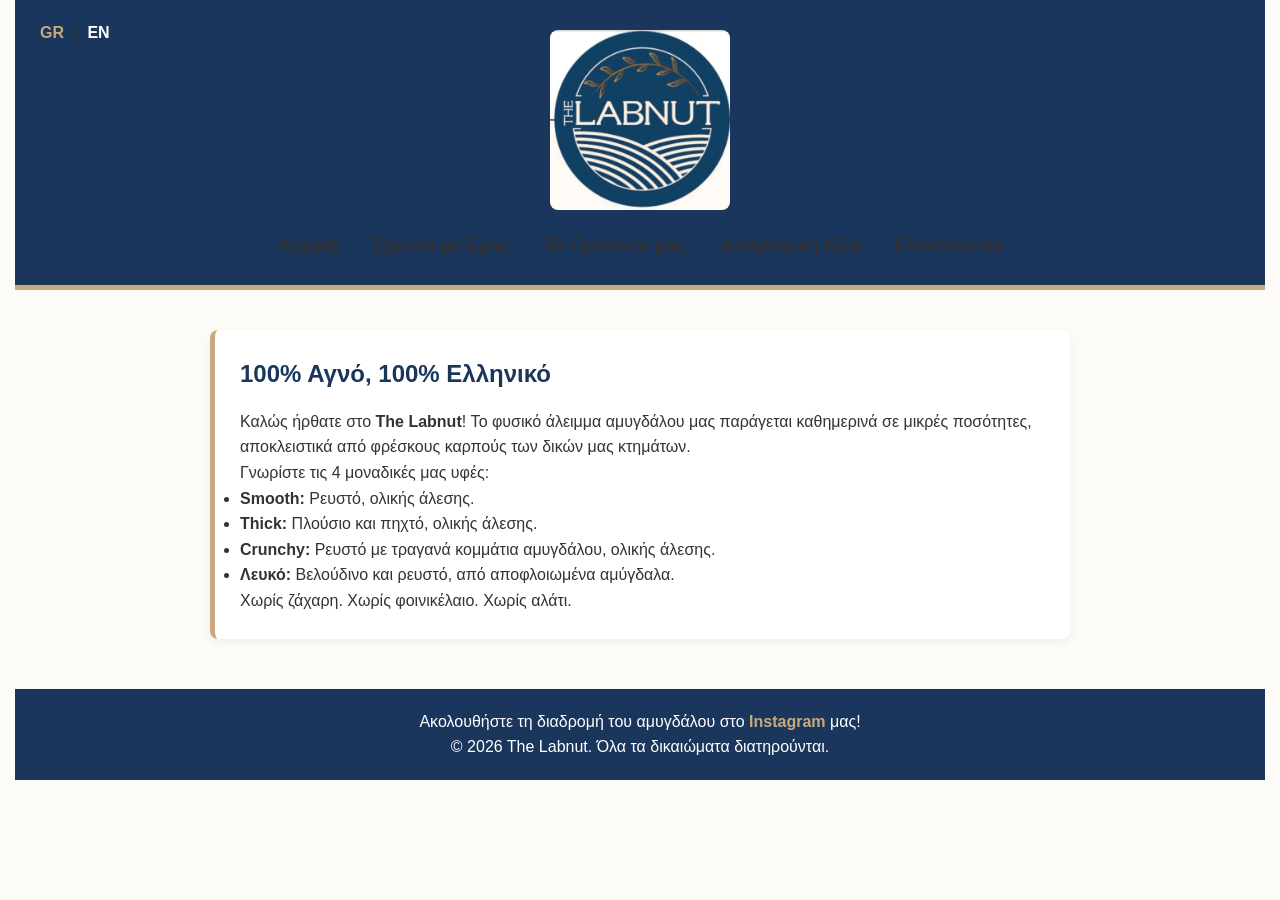
<file: index.html>
<!DOCTYPE html>
<html lang="el">
<head>
    <meta charset="UTF-8">
    <meta name="viewport" content="width=device-width, initial-scale=1.0">
    <title>The Labnut | Φυσικό Άλειμμα Αμυγδάλου</title>
    <link rel="stylesheet" href="style.css">
</head>
<body>

    <header>
        <div class="lang-switch">
            <a href="index.html" class="active">GR</a> | 
            <a href="index_en.html">EN</a>
        </div>

        <img src="Screenshot_20260611-113737_Instagram.png" alt="Λογότυπο The Labnut" width="180">
        
        <nav>
            <ul>
                <li><a href="index.html">Αρχική</a></li>
                <li><a href="about.html">Σχετικά με Εμάς</a></li>
                <li><a href="products.html">Τα Προϊόντα μας</a></li>
                <li><a href="nutrition.html">Διατροφική Αξία</a></li>
                <li><a href="contact.html">Επικοινωνία</a></li>
            </ul>
        </nav>
    </header>

    <main>
        <section>
            <h2>100% Αγνό, 100% Ελληνικό</h2>
            <p>Καλώς ήρθατε στο <strong>The Labnut</strong>! Το φυσικό άλειμμα αμυγδάλου μας παράγεται καθημερινά σε μικρές ποσότητες, αποκλειστικά από φρέσκους καρπούς των δικών μας κτημάτων.</p>
            <p>Γνωρίστε τις 4 μοναδικές μας υφές:</p>
            <ul>
                <li><strong>Smooth:</strong> Ρευστό, ολικής άλεσης.</li>
                <li><strong>Thick:</strong> Πλούσιο και πηχτό, ολικής άλεσης.</li>
                <li><strong>Crunchy:</strong> Ρευστό με τραγανά κομμάτια αμυγδάλου, ολικής άλεσης.</li>
                <li><strong>Λευκό:</strong> Βελούδινο και ρευστό, από αποφλοιωμένα αμύγδαλα.</li>
            </ul>
            <p>Χωρίς ζάχαρη. Χωρίς φοινικέλαιο. Χωρίς αλάτι.</p>
        </section>
    </main>

    <footer>
        <p>Ακολουθήστε τη διαδρομή του αμυγδάλου στο <a href="https://www.instagram.com/the_labnut/" target="_blank">Instagram</a> μας!</p>
        <p>&copy; 2026 The Labnut. Όλα τα δικαιώματα διατηρούνται.</p>
    </footer>

</body>
</html>
</file>
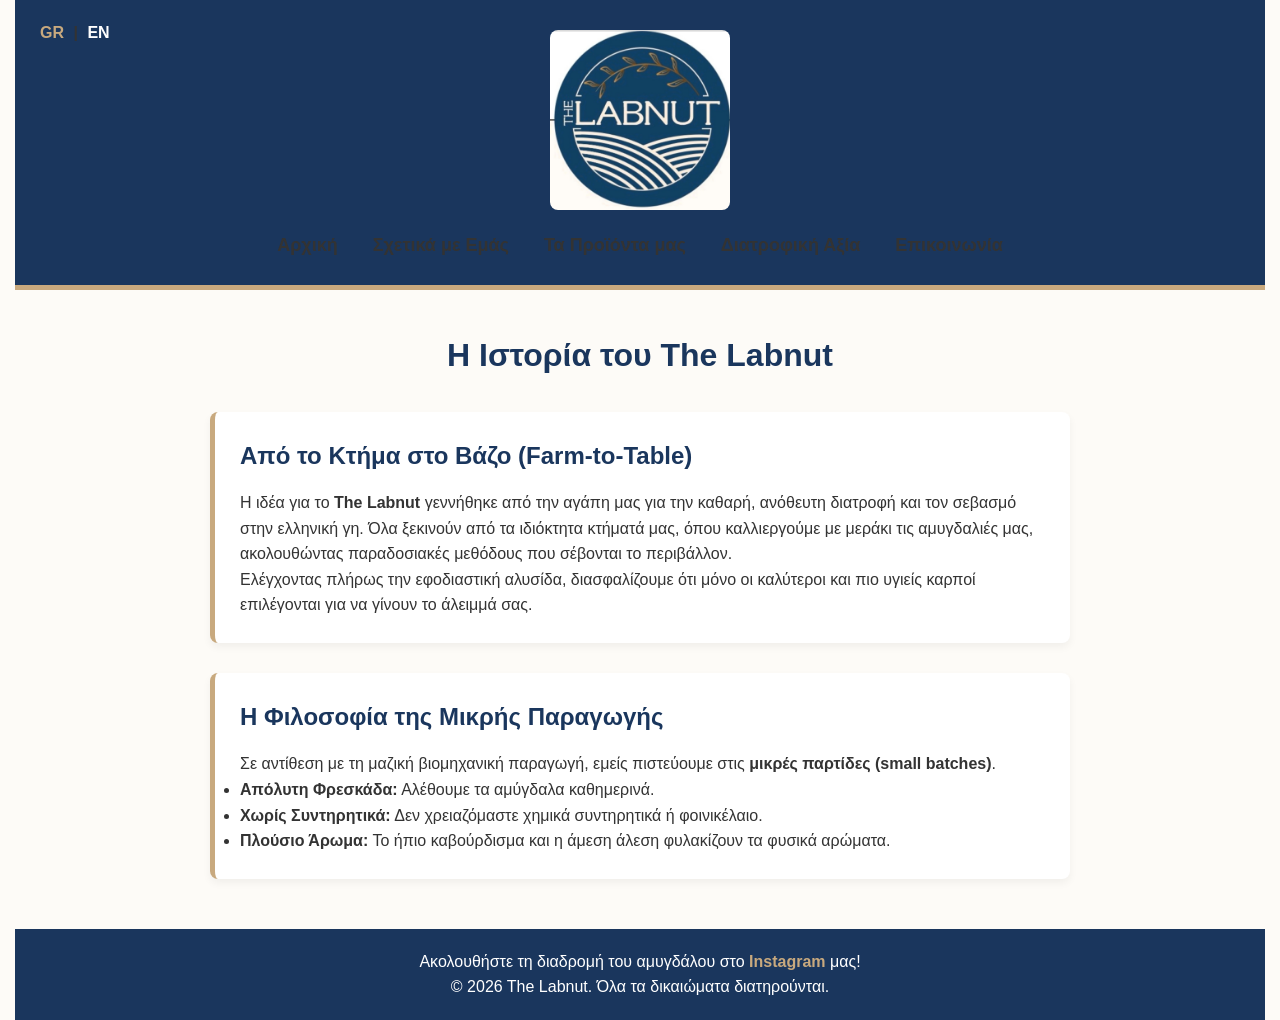
<file: about.html>
<!DOCTYPE html>
<html lang="el">
<head>
    <meta charset="UTF-8">
    <meta name="viewport" content="width=device-width, initial-scale=1.0">
    <title>Σχετικά με Εμάς | The Labnut</title>
    <link rel="stylesheet" href="style.css">
</head>
<body>

    <header>
        <div class="lang-switch">
            <a href="about.html" class="active">GR</a> | 
            <a href="about_en.html">EN</a>
        </div>

        <img src="Screenshot_20260611-113737_Instagram.png" alt="Λογότυπο The Labnut" width="180">
        <nav>
            <ul>
                <li><a href="index.html">Αρχική</a></li>
                <li><a href="about.html">Σχετικά με Εμάς</a></li>
                <li><a href="products.html">Τα Προϊόντα μας</a></li>
                <li><a href="nutrition.html">Διατροφική Αξία</a></li>
                <li><a href="contact.html">Επικοινωνία</a></li>
            </ul>
        </nav>
    </header>

    <main>
        <h1>Η Ιστορία του The Labnut</h1>
        <section>
            <h2>Από το Κτήμα στο Βάζο (Farm-to-Table)</h2>
            <p>Η ιδέα για το <strong>The Labnut</strong> γεννήθηκε από την αγάπη μας για την καθαρή, ανόθευτη διατροφή και τον σεβασμό στην ελληνική γη. Όλα ξεκινούν από τα ιδιόκτητα κτήματά μας, όπου καλλιεργούμε με μεράκι τις αμυγδαλιές μας, ακολουθώντας παραδοσιακές μεθόδους που σέβονται το περιβάλλον.</p>
            <p>Ελέγχοντας πλήρως την εφοδιαστική αλυσίδα, διασφαλίζουμε ότι μόνο οι καλύτεροι και πιο υγιείς καρποί επιλέγονται για να γίνουν το άλειμμά σας.</p>
        </section>
        <section>
            <h2>Η Φιλοσοφία της Μικρής Παραγωγής</h2>
            <p>Σε αντίθεση με τη μαζική βιομηχανική παραγωγή, εμείς πιστεύουμε στις <strong>μικρές παρτίδες (small batches)</strong>.</p>
            <ul>
                <li><strong>Απόλυτη Φρεσκάδα:</strong> Αλέθουμε τα αμύγδαλα καθημερινά.</li>
                <li><strong>Χωρίς Συντηρητικά:</strong> Δεν χρειαζόμαστε χημικά συντηρητικά ή φοινικέλαιο.</li>
                <li><strong>Πλούσιο Άρωμα:</strong> Το ήπιο καβούρδισμα και η άμεση άλεση φυλακίζουν τα φυσικά αρώματα.</li>
            </ul>
        </section>
    </main>

    <footer>
        <p>Ακολουθήστε τη διαδρομή του αμυγδάλου στο <a href="https://www.instagram.com/the_labnut/" target="_blank">Instagram</a> μας!</p>
        <p>&copy; 2026 The Labnut. Όλα τα δικαιώματα διατηρούνται.</p>
    </footer>

</body>
</html>
</file>
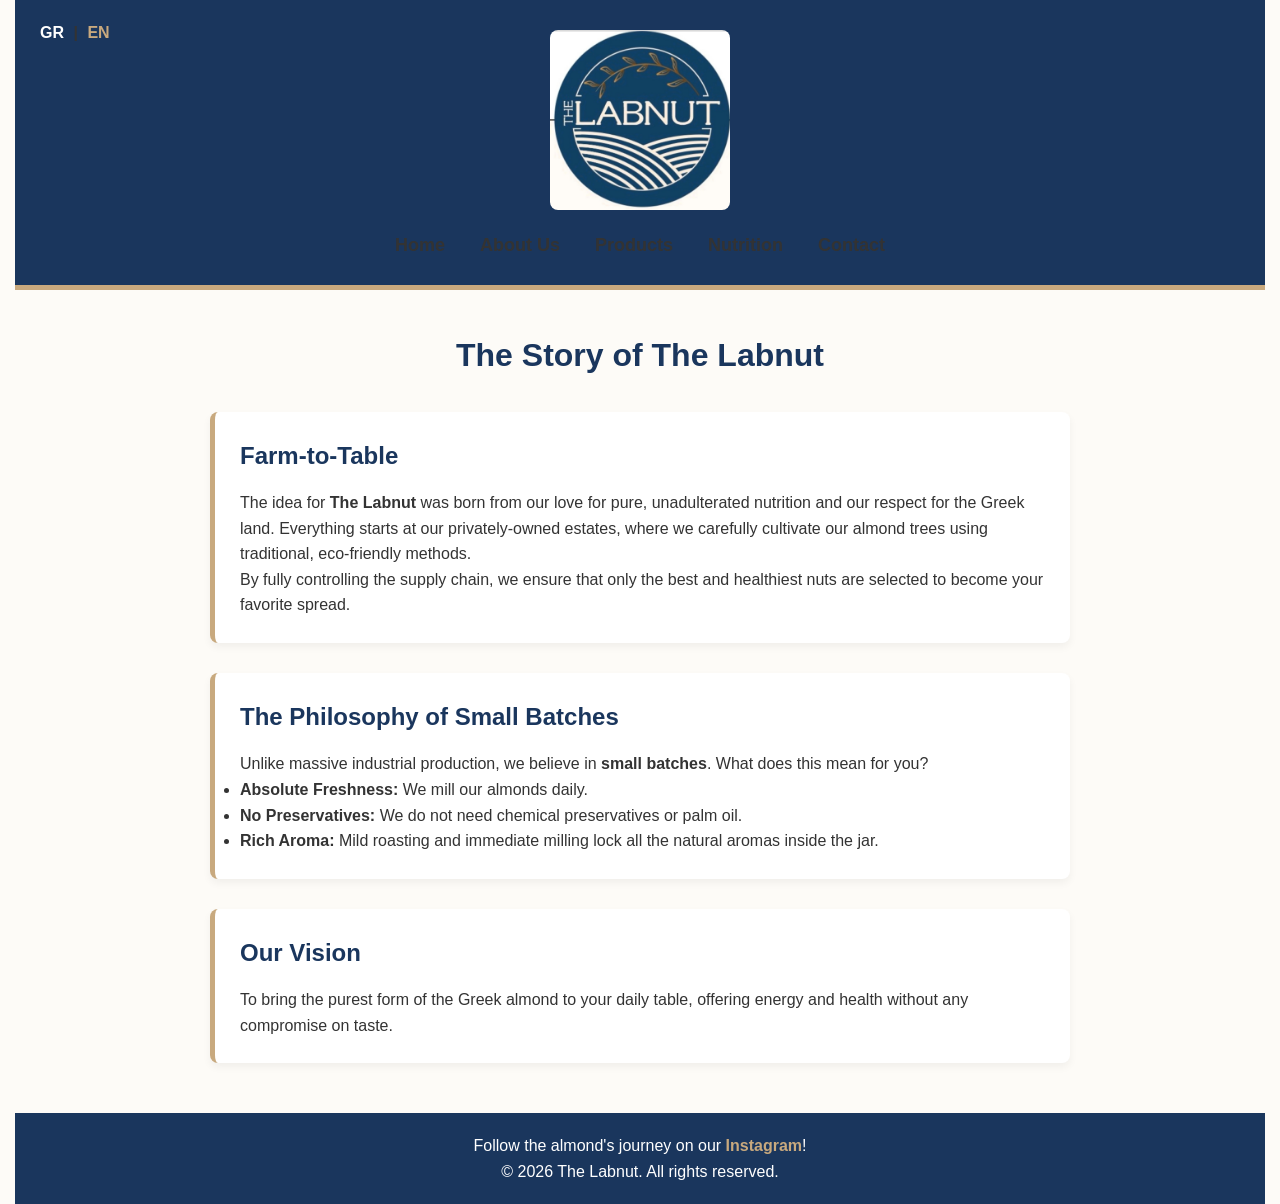
<file: about_en.html>
<!DOCTYPE html>
<html lang="en">
<head>
    <meta charset="UTF-8">
    <meta name="viewport" content="width=device-width, initial-scale=1.0">
    <title>About Us | The Labnut</title>
    <link rel="stylesheet" href="style.css">
</head>
<body>

    <header>
        <div class="lang-switch">
            <a href="about.html">GR</a> | 
            <a href="about_en.html" class="active">EN</a>
        </div>

        <img src="Screenshot_20260611-113737_Instagram.png" alt="The Labnut Logo" width="180">
        <nav>
            <ul>
                <li><a href="index_en.html">Home</a></li>
                <li><a href="about_en.html">About Us</a></li>
                <li><a href="products_en.html">Products</a></li>
                <li><a href="nutrition_en.html">Nutrition</a></li>
                <li><a href="contact_en.html">Contact</a></li>
            </ul>
        </nav>
    </header>

    <main>
        <h1>The Story of The Labnut</h1>
        
        <section>
            <h2>Farm-to-Table</h2>
            <p>The idea for <strong>The Labnut</strong> was born from our love for pure, unadulterated nutrition and our respect for the Greek land. Everything starts at our privately-owned estates, where we carefully cultivate our almond trees using traditional, eco-friendly methods.</p>
            <p>By fully controlling the supply chain, we ensure that only the best and healthiest nuts are selected to become your favorite spread.</p>
        </section>

        <section>
            <h2>The Philosophy of Small Batches</h2>
            <p>Unlike massive industrial production, we believe in <strong>small batches</strong>. What does this mean for you?</p>
            <ul>
                <li><strong>Absolute Freshness:</strong> We mill our almonds daily.</li>
                <li><strong>No Preservatives:</strong> We do not need chemical preservatives or palm oil.</li>
                <li><strong>Rich Aroma:</strong> Mild roasting and immediate milling lock all the natural aromas inside the jar.</li>
            </ul>
        </section>
        
        <section>
            <h2>Our Vision</h2>
            <p>To bring the purest form of the Greek almond to your daily table, offering energy and health without any compromise on taste.</p>
        </section>
    </main>

    <footer>
        <p>Follow the almond's journey on our <a href="https://www.instagram.com/the_labnut/" target="_blank">Instagram</a>!</p>
        <p>&copy; 2026 The Labnut. All rights reserved.</p>
    </footer>

</body>
</html>
</file>
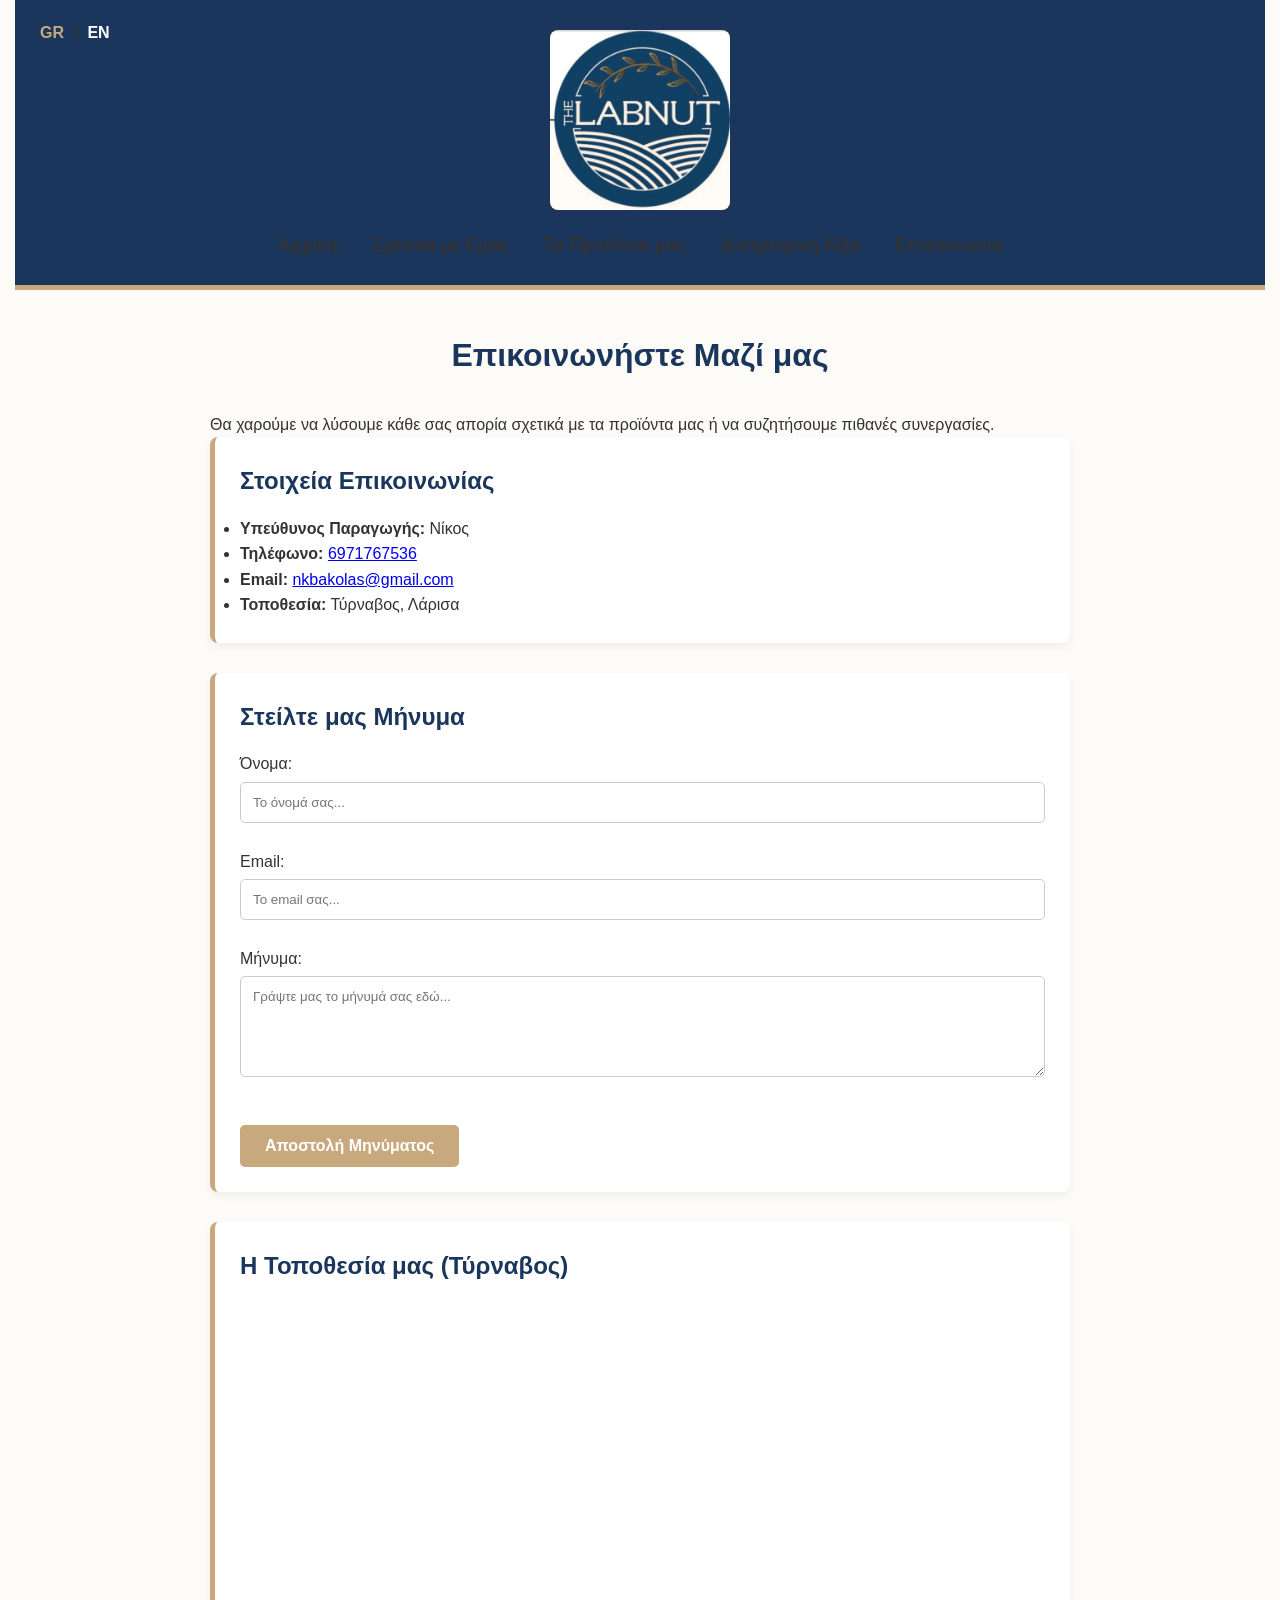
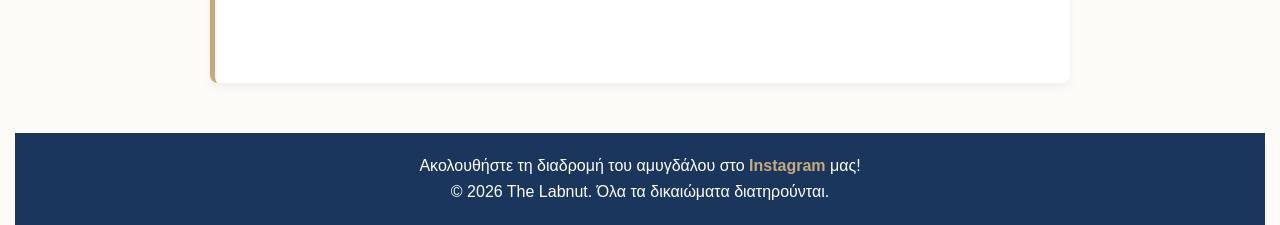
<file: contact.html>
<!DOCTYPE html>
<html lang="el">
<head>
    <meta charset="UTF-8">
    <meta name="viewport" content="width=device-width, initial-scale=1.0">
    <title>Επικοινωνία | The Labnut</title>
    <link rel="stylesheet" href="style.css">
</head>
<body>

    <header>
        <!-- Κουμπί Αλλαγής Γλώσσας -->
        <div class="lang-switch">
            <a href="contact.html" class="active">GR</a> | 
            <a href="contact_en.html">EN</a>
        </div>

        <img src="Screenshot_20260611-113737_Instagram.png" alt="Λογότυπο The Labnut" width="180">
        <nav>
            <ul>
                <li><a href="index.html">Αρχική</a></li>
                <li><a href="about.html">Σχετικά με Εμάς</a></li>
                <li><a href="products.html">Τα Προϊόντα μας</a></li>
                <li><a href="nutrition.html">Διατροφική Αξία</a></li>
                <li><a href="contact.html">Επικοινωνία</a></li>
            </ul>
        </nav>
    </header>

    <main>
        <h1>Επικοινωνήστε Μαζί μας</h1>
        <p>Θα χαρούμε να λύσουμε κάθε σας απορία σχετικά με τα προϊόντα μας ή να συζητήσουμε πιθανές συνεργασίες.</p>
        
        <section>
            <h2>Στοιχεία Επικοινωνίας</h2>
            <ul>
                <li><strong>Υπεύθυνος Παραγωγής:</strong> Νίκος</li>
                <li><strong>Τηλέφωνο:</strong> <a href="tel:+306971767536">6971767536</a></li>
                <li><strong>Email:</strong> <a href="mailto:nkbakolas@gmail.com">nkbakolas@gmail.com</a></li>
                <li><strong>Τοποθεσία:</strong> Τύρναβος, Λάρισα</li>
            </ul>
        </section>

        <section>
            <h2>Στείλτε μας Μήνυμα</h2>
            <form action="#" method="POST">
                <label for="name">Όνομα:</label><br>
                <input type="text" id="name" name="name" placeholder="Το όνομά σας..." required><br><br>

                <label for="email">Email:</label><br>
                <input type="email" id="email" name="email" placeholder="Το email σας..." required><br><br>

                <label for="message">Μήνυμα:</label><br>
                <textarea id="message" name="message" rows="5" cols="40" placeholder="Γράψτε μας το μήνυμά σας εδώ..." required></textarea><br><br>

                <input type="submit" value="Αποστολή Μηνύματος">
            </form>
        </section>

        <section>
            <h2>Η Τοποθεσία μας (Τύρναβος)</h2>
            <iframe 
                src="https://www.google.com/maps/embed?pb=!1m18!1m12!1m3!1d48962.33649646467!2d22.247167683935213!3d39.7360251783301!2m3!1f0!2f0!3f0!3m2!1i1024!2i768!4f13.1!3m3!1m2!1s0x135863c0a52140bb%3A0xc3b8a3e742111d4e!2sTyrnavos%20401%2000!5e0!3m2!1sen!2sgr!4v1690000000000!5m2!1sen!2sgr" 
                width="100%" 
                height="350" 
                style="border:0;" 
                allowfullscreen="" 
                loading="lazy" 
                referrerpolicy="no-referrer-when-downgrade">
            </iframe>
        </section>
    </main>

    <footer>
        <p>Ακολουθήστε τη διαδρομή του αμυγδάλου στο <a href="https://www.instagram.com/the_labnut/" target="_blank">Instagram</a> μας!</p>
        <p>&copy; 2026 The Labnut. Όλα τα δικαιώματα διατηρούνται.</p>
    </footer>

</body>
</html>
</file>
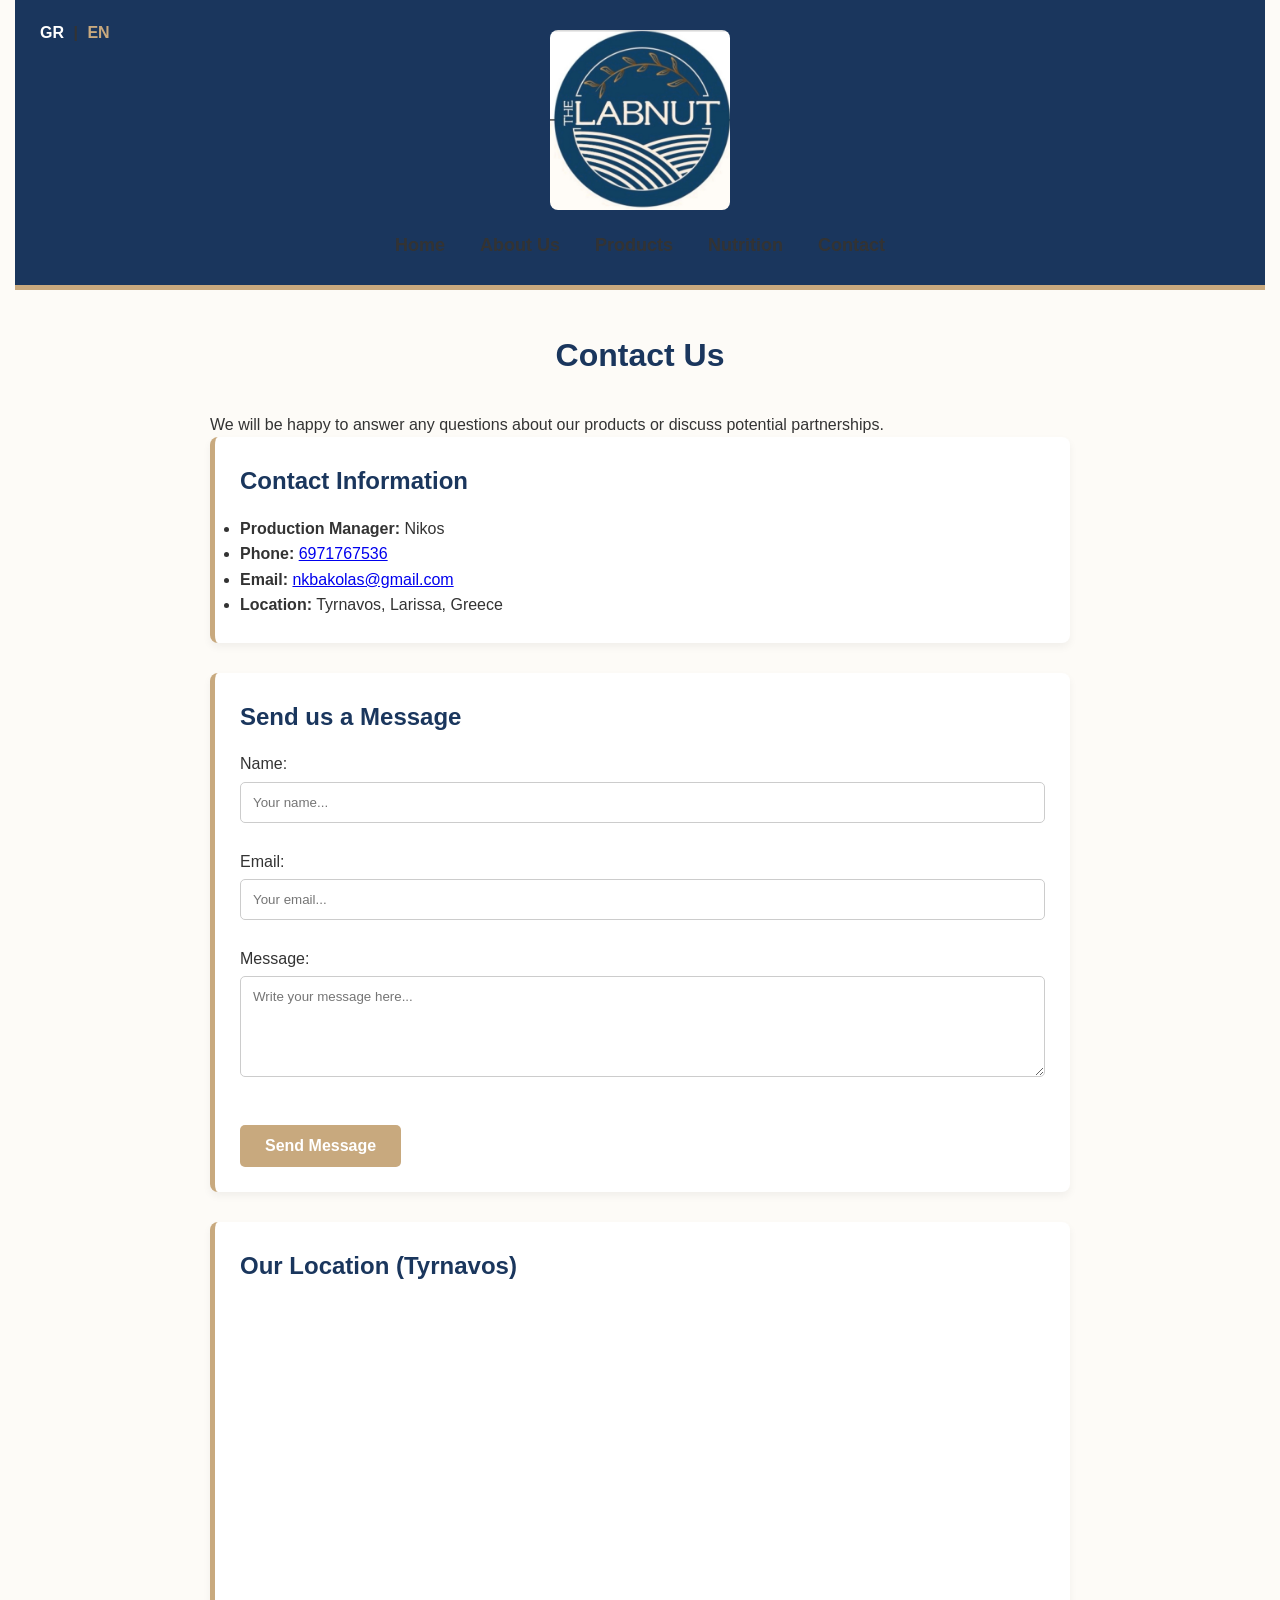
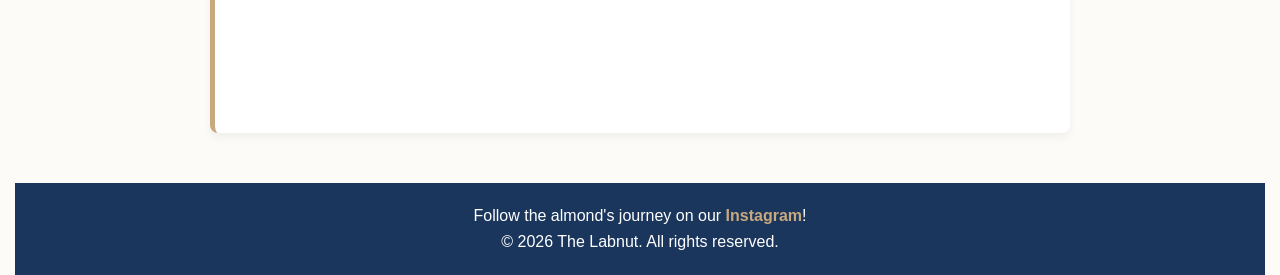
<file: contact_en.html>
<!DOCTYPE html>
<html lang="en">
<head>
    <meta charset="UTF-8">
    <meta name="viewport" content="width=device-width, initial-scale=1.0">
    <title>Contact | The Labnut</title>
    <link rel="stylesheet" href="style.css">
</head>
<body>

    <header>
        <div class="lang-switch">
            <a href="contact.html">GR</a> | 
            <a href="contact_en.html" class="active">EN</a>
        </div>

        <img src="Screenshot_20260611-113737_Instagram.png" alt="The Labnut Logo" width="180">
        <nav>
            <ul>
                <li><a href="index_en.html">Home</a></li>
                <li><a href="about_en.html">About Us</a></li>
                <li><a href="products_en.html">Products</a></li>
                <li><a href="nutrition_en.html">Nutrition</a></li>
                <li><a href="contact_en.html">Contact</a></li>
            </ul>
        </nav>
    </header>

    <main>
        <h1>Contact Us</h1>
        <p>We will be happy to answer any questions about our products or discuss potential partnerships.</p>
        
        <section>
            <h2>Contact Information</h2>
            <ul>
                <li><strong>Production Manager:</strong> Nikos</li>
                <li><strong>Phone:</strong> <a href="tel:+306971767536">6971767536</a></li>
                <li><strong>Email:</strong> <a href="mailto:nkbakolas@gmail.com">nkbakolas@gmail.com</a></li>
                <li><strong>Location:</strong> Tyrnavos, Larissa, Greece</li>
            </ul>
        </section>

        <section>
            <h2>Send us a Message</h2>
            <form action="#" method="POST">
                <label for="name">Name:</label><br>
                <input type="text" id="name" name="name" placeholder="Your name..." required><br><br>

                <label for="email">Email:</label><br>
                <input type="email" id="email" name="email" placeholder="Your email..." required><br><br>

                <label for="message">Message:</label><br>
                <textarea id="message" name="message" rows="5" cols="40" placeholder="Write your message here..." required></textarea><br><br>

                <input type="submit" value="Send Message">
            </form>
        </section>

        <section>
            <h2>Our Location (Tyrnavos)</h2>
            <iframe 
                src="https://www.google.com/maps/embed?pb=!1m18!1m12!1m3!1d48962.33649646467!2d22.247167683935213!3d39.7360251783301!2m3!1f0!2f0!3f0!3m2!1i1024!2i768!4f13.1!3m3!1m2!1s0x135863c0a52140bb%3A0xc3b8a3e742111d4e!2sTyrnavos%20401%2000!5e0!3m2!1sen!2sgr!4v1690000000000!5m2!1sen!2sgr" 
                width="600" 
                height="400" 
                style="border:0;" 
                allowfullscreen="" 
                loading="lazy" 
                referrerpolicy="no-referrer-when-downgrade">
            </iframe>
        </section>
    </main>

    <footer>
        <p>Follow the almond's journey on our <a href="https://www.instagram.com/the_labnut/" target="_blank">Instagram</a>!</p>
        <p>&copy; 2026 The Labnut. All rights reserved.</p>
    </footer>

</body>
</html>
</file>
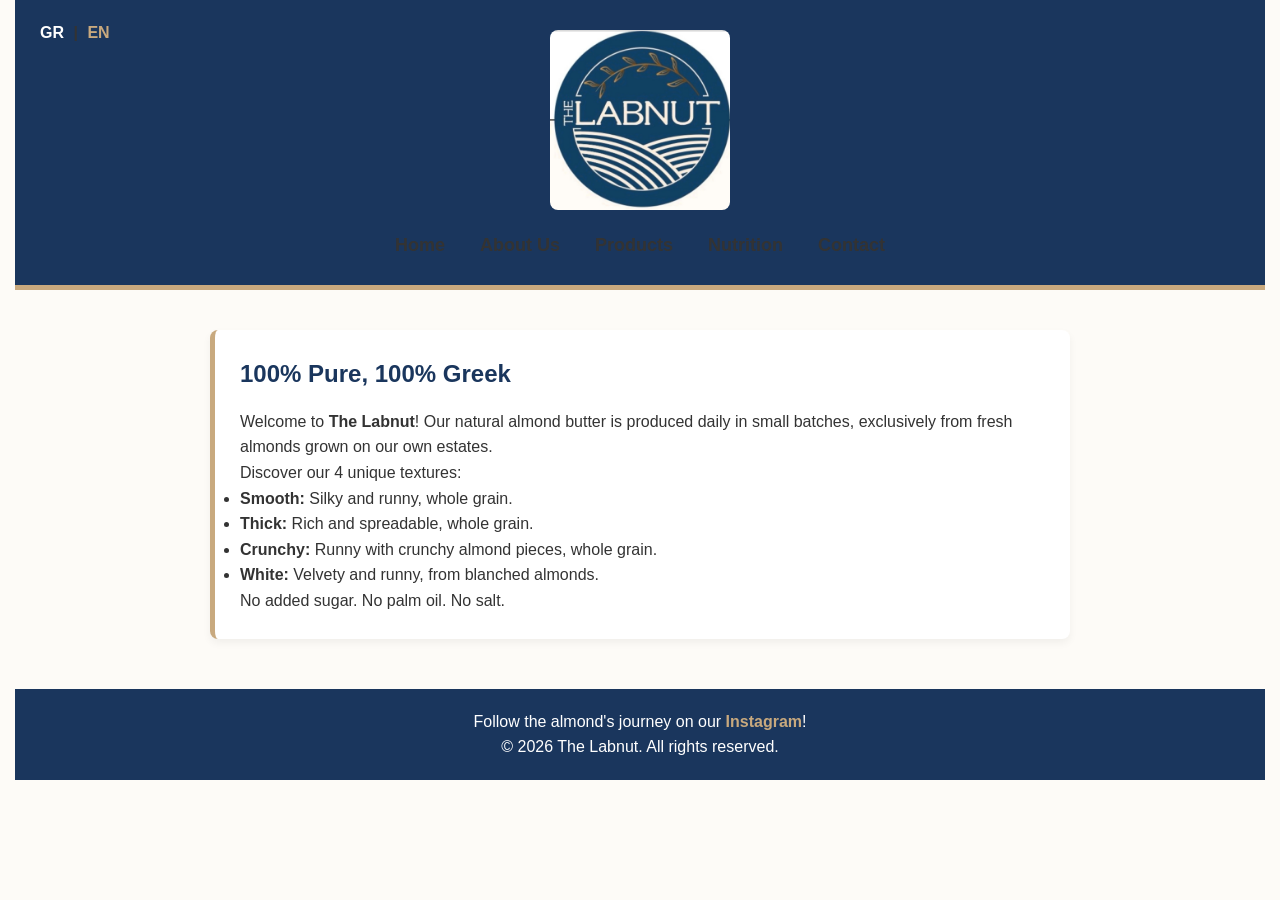
<file: index_en.html>
<!DOCTYPE html>
<html lang="en">
<head>
    <meta charset="UTF-8">
    <meta name="viewport" content="width=device-width, initial-scale=1.0">
    <title>The Labnut | Natural Almond Butter</title>
    <link rel="stylesheet" href="style.css">
</head>
<body>

    <header>
        <div class="lang-switch">
            <a href="index.html">GR</a> | 
            <a href="index_en.html" class="active">EN</a>
        </div>

        <img src="Screenshot_20260611-113737_Instagram.png" alt="The Labnut Logo" width="180">
        
        <nav>
            <ul>
                <li><a href="index_en.html">Home</a></li>
                <li><a href="about_en.html">About Us</a></li>
                <li><a href="products_en.html">Products</a></li>
                <li><a href="nutrition_en.html">Nutrition</a></li>
                <li><a href="contact_en.html">Contact</a></li>
            </ul>
        </nav>
    </header>

    <main>
        <section>
            <h2>100% Pure, 100% Greek</h2>
            <p>Welcome to <strong>The Labnut</strong>! Our natural almond butter is produced daily in small batches, exclusively from fresh almonds grown on our own estates.</p>
            <p>Discover our 4 unique textures:</p>
            <ul>
                <li><strong>Smooth:</strong> Silky and runny, whole grain.</li>
                <li><strong>Thick:</strong> Rich and spreadable, whole grain.</li>
                <li><strong>Crunchy:</strong> Runny with crunchy almond pieces, whole grain.</li>
                <li><strong>White:</strong> Velvety and runny, from blanched almonds.</li>
            </ul>
            <p>No added sugar. No palm oil. No salt.</p>
        </section>
    </main>

    <footer>
        <p>Follow the almond's journey on our <a href="https://www.instagram.com/the_labnut/" target="_blank">Instagram</a>!</p>
        <p>&copy; 2026 The Labnut. All rights reserved.</p>
    </footer>

</body>
</html>
</file>
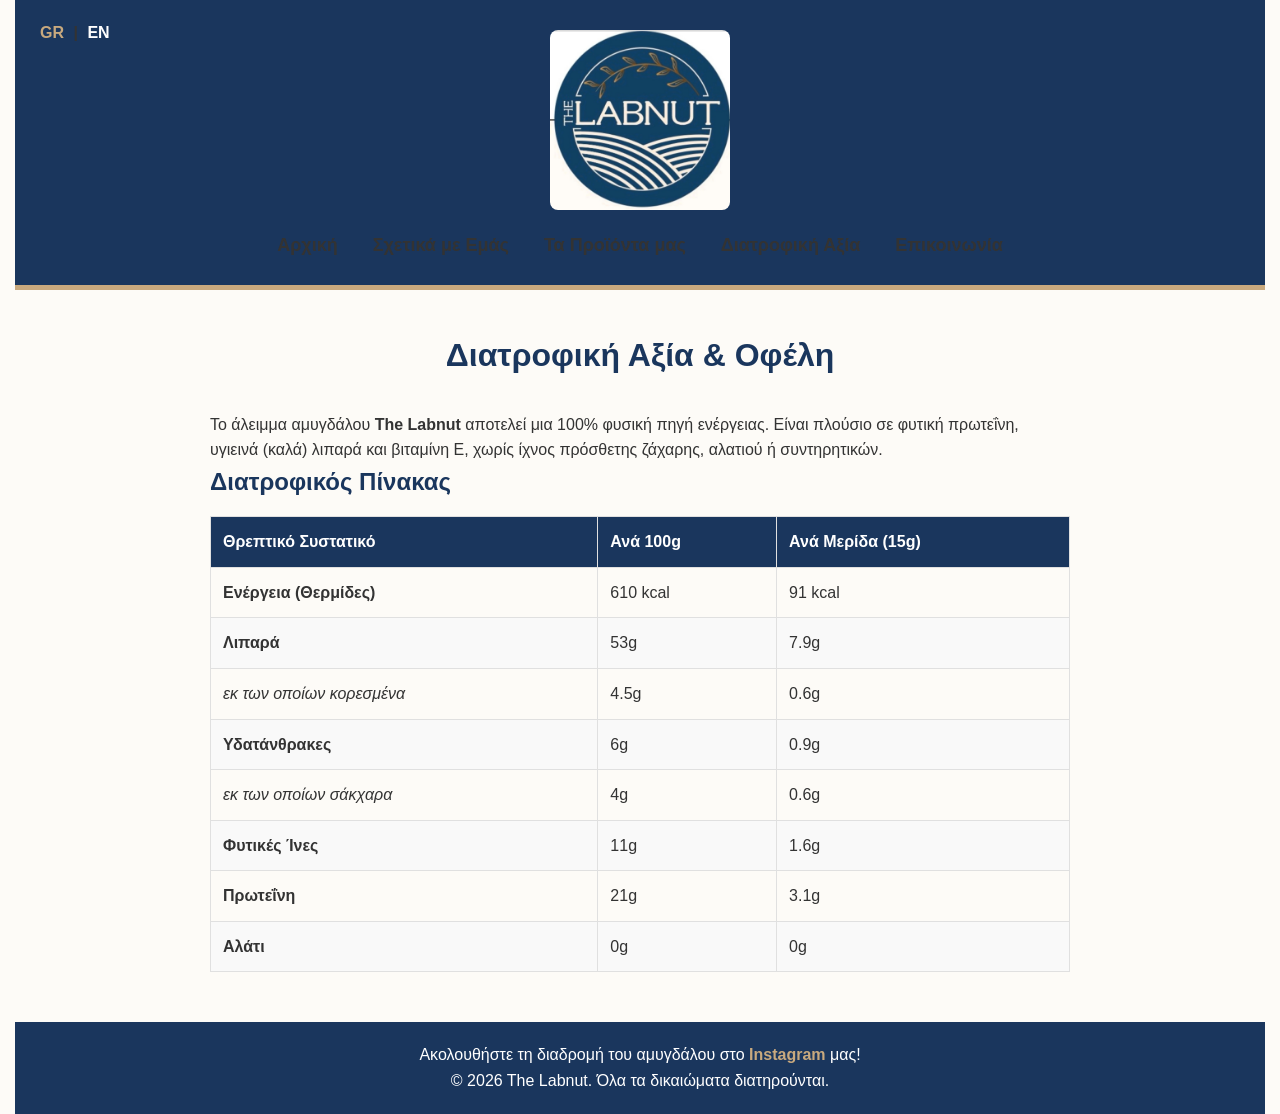
<file: nutrition.html>
<!DOCTYPE html>
<html lang="el">
<head>
    <meta charset="UTF-8">
    <meta name="viewport" content="width=device-width, initial-scale=1.0">
    <title>Διατροφική Αξία | The Labnut</title>
    <link rel="stylesheet" href="style.css">
</head>
<body>

    <header>
        <!-- Κουμπί Αλλαγής Γλώσσας -->
        <div class="lang-switch">
            <a href="nutrition.html" class="active">GR</a> | 
            <a href="nutrition_en.html">EN</a>
        </div>

        <img src="Screenshot_20260611-113737_Instagram.png" alt="Λογότυπο The Labnut" width="180">
        <nav>
            <ul>
                <li><a href="index.html">Αρχική</a></li>
                <li><a href="about.html">Σχετικά με Εμάς</a></li>
                <li><a href="products.html">Τα Προϊόντα μας</a></li>
                <li><a href="nutrition.html">Διατροφική Αξία</a></li>
                <li><a href="contact.html">Επικοινωνία</a></li>
            </ul>
        </nav>
    </header>

    <main>
        <h1>Διατροφική Αξία & Οφέλη</h1>
        <p>Το άλειμμα αμυγδάλου <strong>The Labnut</strong> αποτελεί μια 100% φυσική πηγή ενέργειας. Είναι πλούσιο σε φυτική πρωτεΐνη, υγιεινά (καλά) λιπαρά και βιταμίνη Ε, χωρίς ίχνος πρόσθετης ζάχαρης, αλατιού ή συντηρητικών.</p>

        <h2>Διατροφικός Πίνακας</h2>
        <table border="1" cellpadding="10" cellspacing="0">
            <thead>
                <tr>
                    <th>Θρεπτικό Συστατικό</th>
                    <th>Ανά 100g</th>
                    <th>Ανά Μερίδα (15g)</th>
                </tr>
            </thead>
            <tbody>
                <tr>
                    <td><strong>Ενέργεια (Θερμίδες)</strong></td>
                    <td>610 kcal</td>
                    <td>91 kcal</td>
                </tr>
                <tr>
                    <td><strong>Λιπαρά</strong></td>
                    <td>53g</td>
                    <td>7.9g</td>
                </tr>
                <tr>
                    <td><em>εκ των οποίων κορεσμένα</em></td>
                    <td>4.5g</td>
                    <td>0.6g</td>
                </tr>
                <tr>
                    <td><strong>Υδατάνθρακες</strong></td>
                    <td>6g</td>
                    <td>0.9g</td>
                </tr>
                <tr>
                    <td><em>εκ των οποίων σάκχαρα</em></td>
                    <td>4g</td>
                    <td>0.6g</td>
                </tr>
                <tr>
                    <td><strong>Φυτικές Ίνες</strong></td>
                    <td>11g</td>
                    <td>1.6g</td>
                </tr>
                <tr>
                    <td><strong>Πρωτεΐνη</strong></td>
                    <td>21g</td>
                    <td>3.1g</td>
                </tr>
                <tr>
                    <td><strong>Αλάτι</strong></td>
                    <td>0g</td>
                    <td>0g</td>
                </tr>
            </tbody>
        </table>
    </main>

    <footer>
        <p>Ακολουθήστε τη διαδρομή του αμυγδάλου στο <a href="https://www.instagram.com/the_labnut/" target="_blank">Instagram</a> μας!</p>
        <p>&copy; 2026 The Labnut. Όλα τα δικαιώματα διατηρούνται.</p>
    </footer>

</body>
</html>
</file>
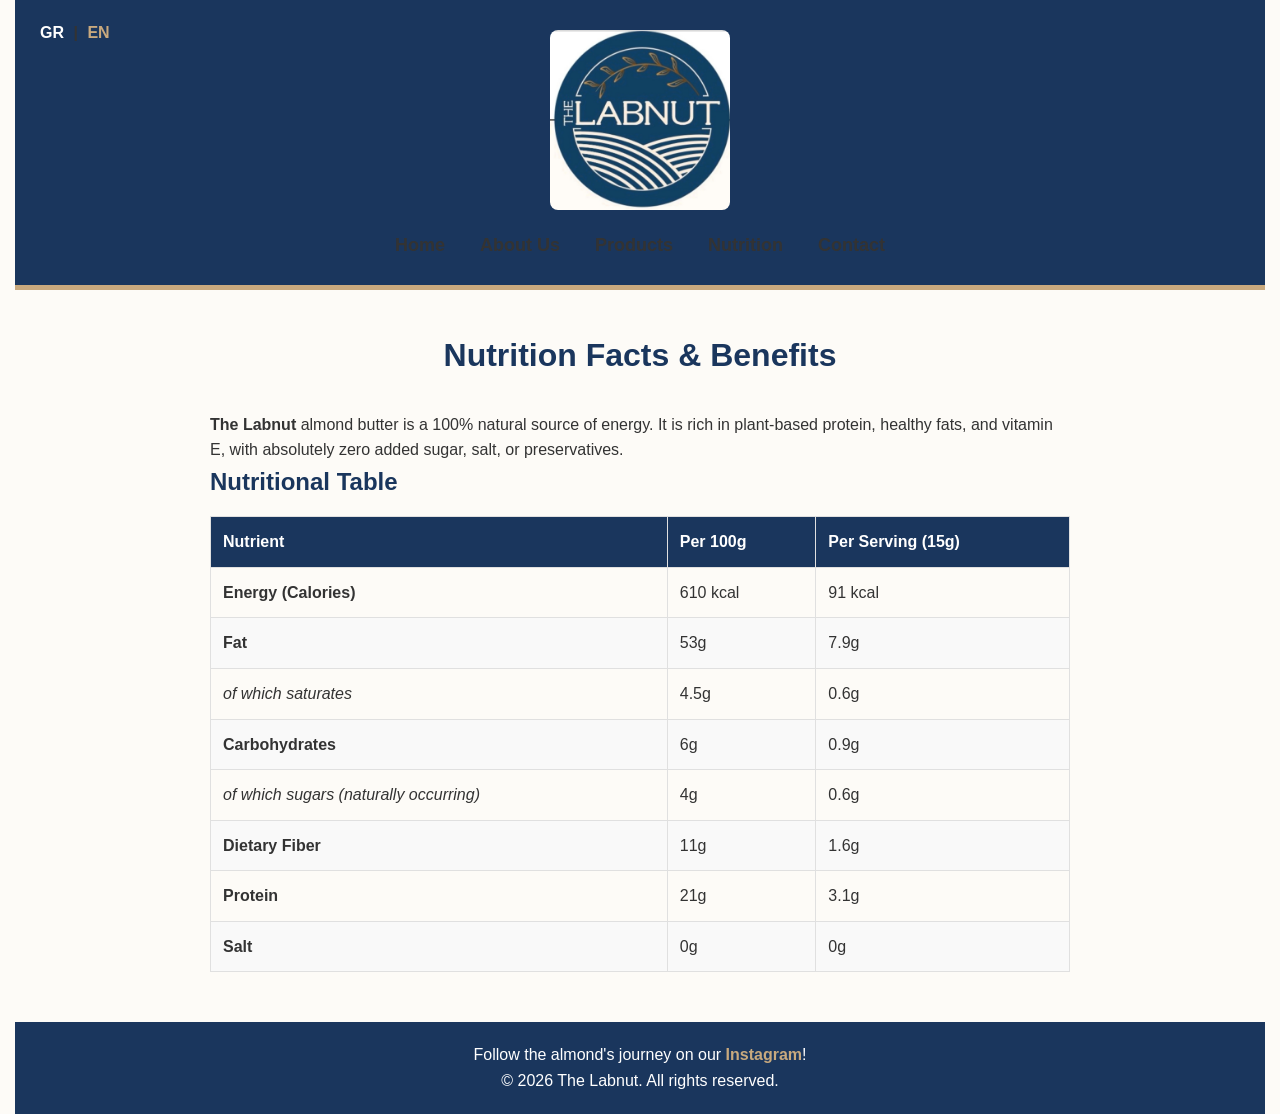
<file: nutrition_en.html>
<!DOCTYPE html>
<html lang="en">
<head>
    <meta charset="UTF-8">
    <meta name="viewport" content="width=device-width, initial-scale=1.0">
    <title>Nutrition | The Labnut</title>
    <link rel="stylesheet" href="style.css">
</head>
<body>

    <header>
        <div class="lang-switch">
            <a href="nutrition.html">GR</a> | 
            <a href="nutrition_en.html" class="active">EN</a>
        </div>

        <img src="Screenshot_20260611-113737_Instagram.png" alt="The Labnut Logo" width="180">
        <nav>
            <ul>
                <li><a href="index_en.html">Home</a></li>
                <li><a href="about_en.html">About Us</a></li>
                <li><a href="products_en.html">Products</a></li>
                <li><a href="nutrition_en.html">Nutrition</a></li>
                <li><a href="contact_en.html">Contact</a></li>
            </ul>
        </nav>
    </header>

    <main>
        <h1>Nutrition Facts & Benefits</h1>
        <p><strong>The Labnut</strong> almond butter is a 100% natural source of energy. It is rich in plant-based protein, healthy fats, and vitamin E, with absolutely zero added sugar, salt, or preservatives.</p>

        <h2>Nutritional Table</h2>
        <table border="1" cellpadding="10" cellspacing="0">
            <thead>
                <tr>
                    <th>Nutrient</th>
                    <th>Per 100g</th>
                    <th>Per Serving (15g)</th>
                </tr>
            </thead>
            <tbody>
                <tr>
                    <td><strong>Energy (Calories)</strong></td>
                    <td>610 kcal</td>
                    <td>91 kcal</td>
                </tr>
                <tr>
                    <td><strong>Fat</strong></td>
                    <td>53g</td>
                    <td>7.9g</td>
                </tr>
                <tr>
                    <td><em>of which saturates</em></td>
                    <td>4.5g</td>
                    <td>0.6g</td>
                </tr>
                <tr>
                    <td><strong>Carbohydrates</strong></td>
                    <td>6g</td>
                    <td>0.9g</td>
                </tr>
                <tr>
                    <td><em>of which sugars (naturally occurring)</em></td>
                    <td>4g</td>
                    <td>0.6g</td>
                </tr>
                <tr>
                    <td><strong>Dietary Fiber</strong></td>
                    <td>11g</td>
                    <td>1.6g</td>
                </tr>
                <tr>
                    <td><strong>Protein</strong></td>
                    <td>21g</td>
                    <td>3.1g</td>
                </tr>
                <tr>
                    <td><strong>Salt</strong></td>
                    <td>0g</td>
                    <td>0g</td>
                </tr>
            </tbody>
        </table>
    </main>

    <footer>
        <p>Follow the almond's journey on our <a href="https://www.instagram.com/the_labnut/" target="_blank">Instagram</a>!</p>
        <p>&copy; 2026 The Labnut. All rights reserved.</p>
    </footer>

</body>
</html>
</file>
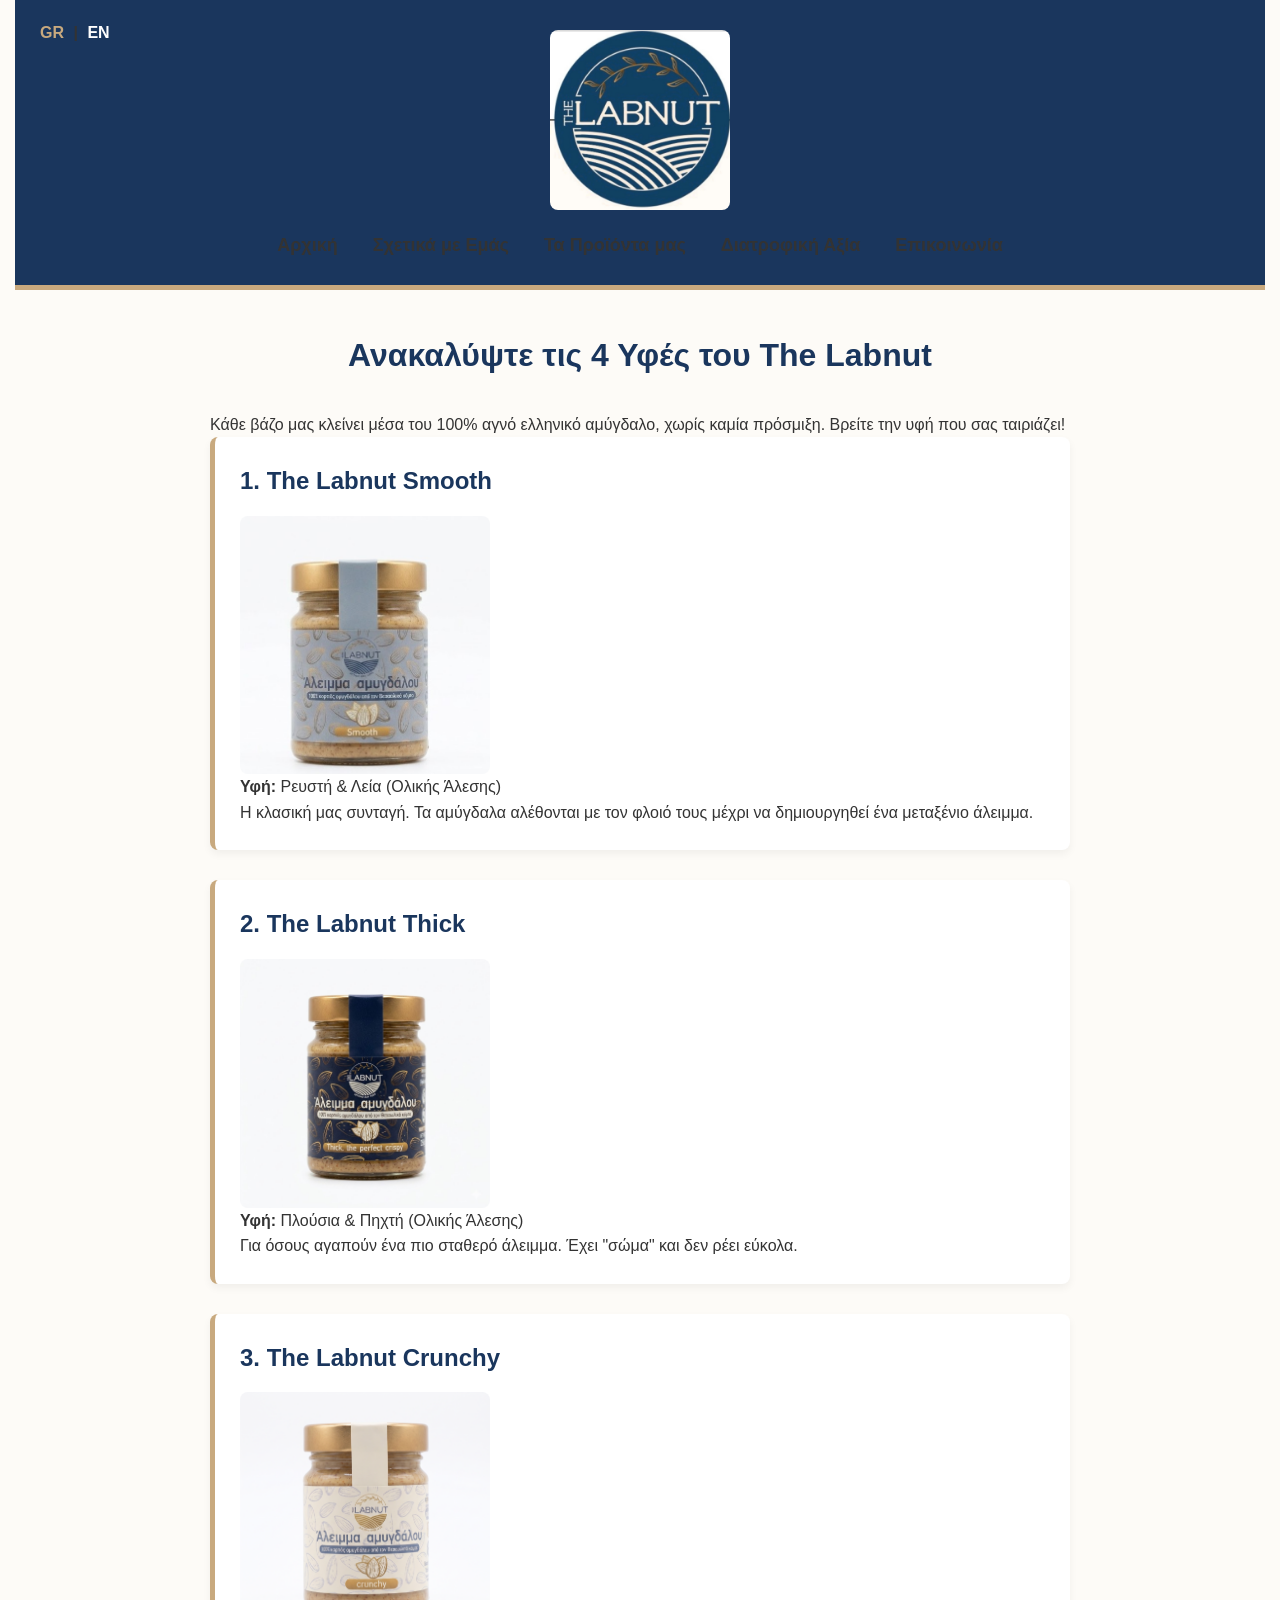
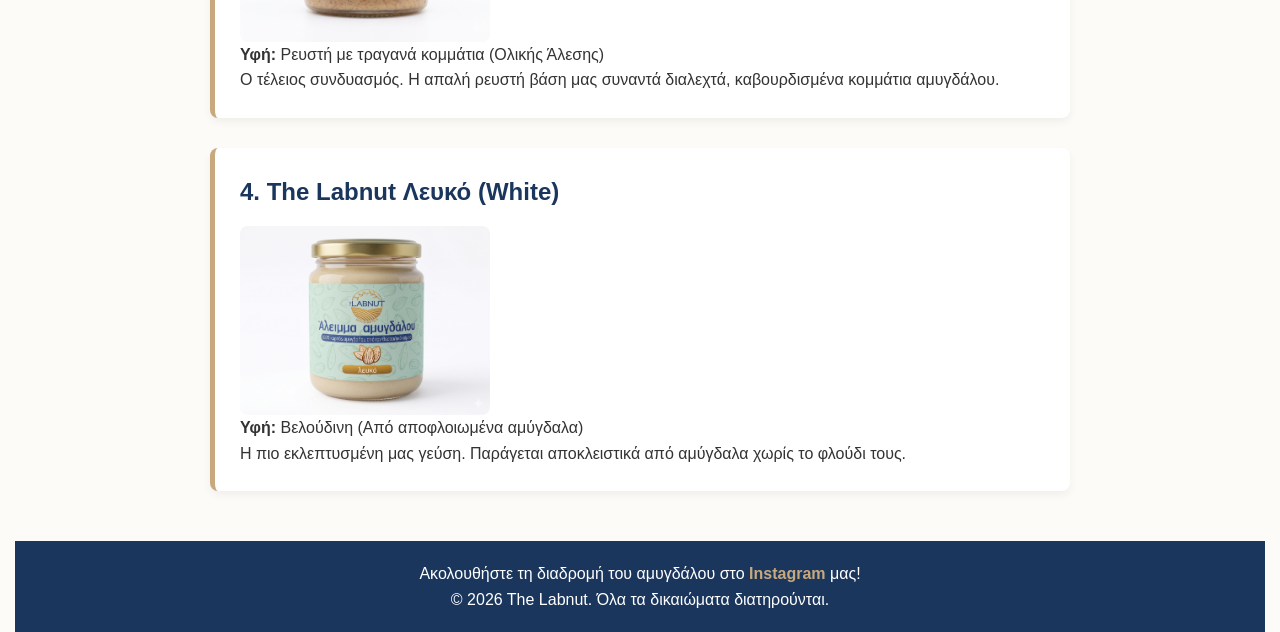
<file: products.html>
<!DOCTYPE html>
<html lang="el">
<head>
    <meta charset="UTF-8">
    <meta name="viewport" content="width=device-width, initial-scale=1.0">
    <title>Τα Προϊόντα μας | The Labnut</title>
    <link rel="stylesheet" href="style.css">
</head>
<body>

    <header>
        <div class="lang-switch">
            <a href="products.html" class="active">GR</a> | 
            <a href="products_en.html">EN</a>
        </div>

        <img src="Screenshot_20260611-113737_Instagram.png" alt="Λογότυπο The Labnut" width="180">
        <nav>
            <ul>
                <li><a href="index.html">Αρχική</a></li>
                <li><a href="about.html">Σχετικά με Εμάς</a></li>
                <li><a href="products.html">Τα Προϊόντα μας</a></li>
                <li><a href="nutrition.html">Διατροφική Αξία</a></li>
                <li><a href="contact.html">Επικοινωνία</a></li>
            </ul>
        </nav>
    </header>

    <main>
        <h1>Ανακαλύψτε τις 4 Υφές του The Labnut</h1>
        <p>Κάθε βάζο μας κλείνει μέσα του 100% αγνό ελληνικό αμύγδαλο, χωρίς καμία πρόσμιξη. Βρείτε την υφή που σας ταιριάζει!</p>

        <section>
            <h2>1. The Labnut Smooth</h2>
            <img src="smooth.jpg" alt="Βαζάκι The Labnut Smooth" width="250">
            <p><strong>Υφή:</strong> Ρευστή & Λεία (Ολικής Άλεσης)</p>
            <p>Η κλασική μας συνταγή. Τα αμύγδαλα αλέθονται με τον φλοιό τους μέχρι να δημιουργηθεί ένα μεταξένιο άλειμμα.</p>
        </section>

        <section>
            <h2>2. The Labnut Thick</h2>
            <img src="thick.jpg" alt="Βαζάκι The Labnut Thick" width="250">
            <p><strong>Υφή:</strong> Πλούσια & Πηχτή (Ολικής Άλεσης)</p>
            <p>Για όσους αγαπούν ένα πιο σταθερό άλειμμα. Έχει "σώμα" και δεν ρέει εύκολα.</p>
        </section>

        <section>
            <h2>3. The Labnut Crunchy</h2>
            <img src="crunchy.png" alt="Βαζάκι The Labnut Crunchy" width="250">
            <p><strong>Υφή:</strong> Ρευστή με τραγανά κομμάτια (Ολικής Άλεσης)</p>
            <p>Ο τέλειος συνδυασμός. Η απαλή ρευστή βάση μας συναντά διαλεχτά, καβουρδισμένα κομμάτια αμυγδάλου.</p>
        </section>

        <section>
            <h2>4. The Labnut Λευκό (White)</h2>
            <img src="white.png" alt="Βαζάκι The Labnut Λευκό" width="250">
            <p><strong>Υφή:</strong> Βελούδινη (Από αποφλοιωμένα αμύγδαλα)</p>
            <p>Η πιο εκλεπτυσμένη μας γεύση. Παράγεται αποκλειστικά από αμύγδαλα χωρίς το φλούδι τους.</p>
        </section>
    </main>

    <footer>
        <p>Ακολουθήστε τη διαδρομή του αμυγδάλου στο <a href="https://www.instagram.com/the_labnut/" target="_blank">Instagram</a> μας!</p>
        <p>&copy; 2026 The Labnut. Όλα τα δικαιώματα διατηρούνται.</p>
    </footer>

</body>
</html>
</file>
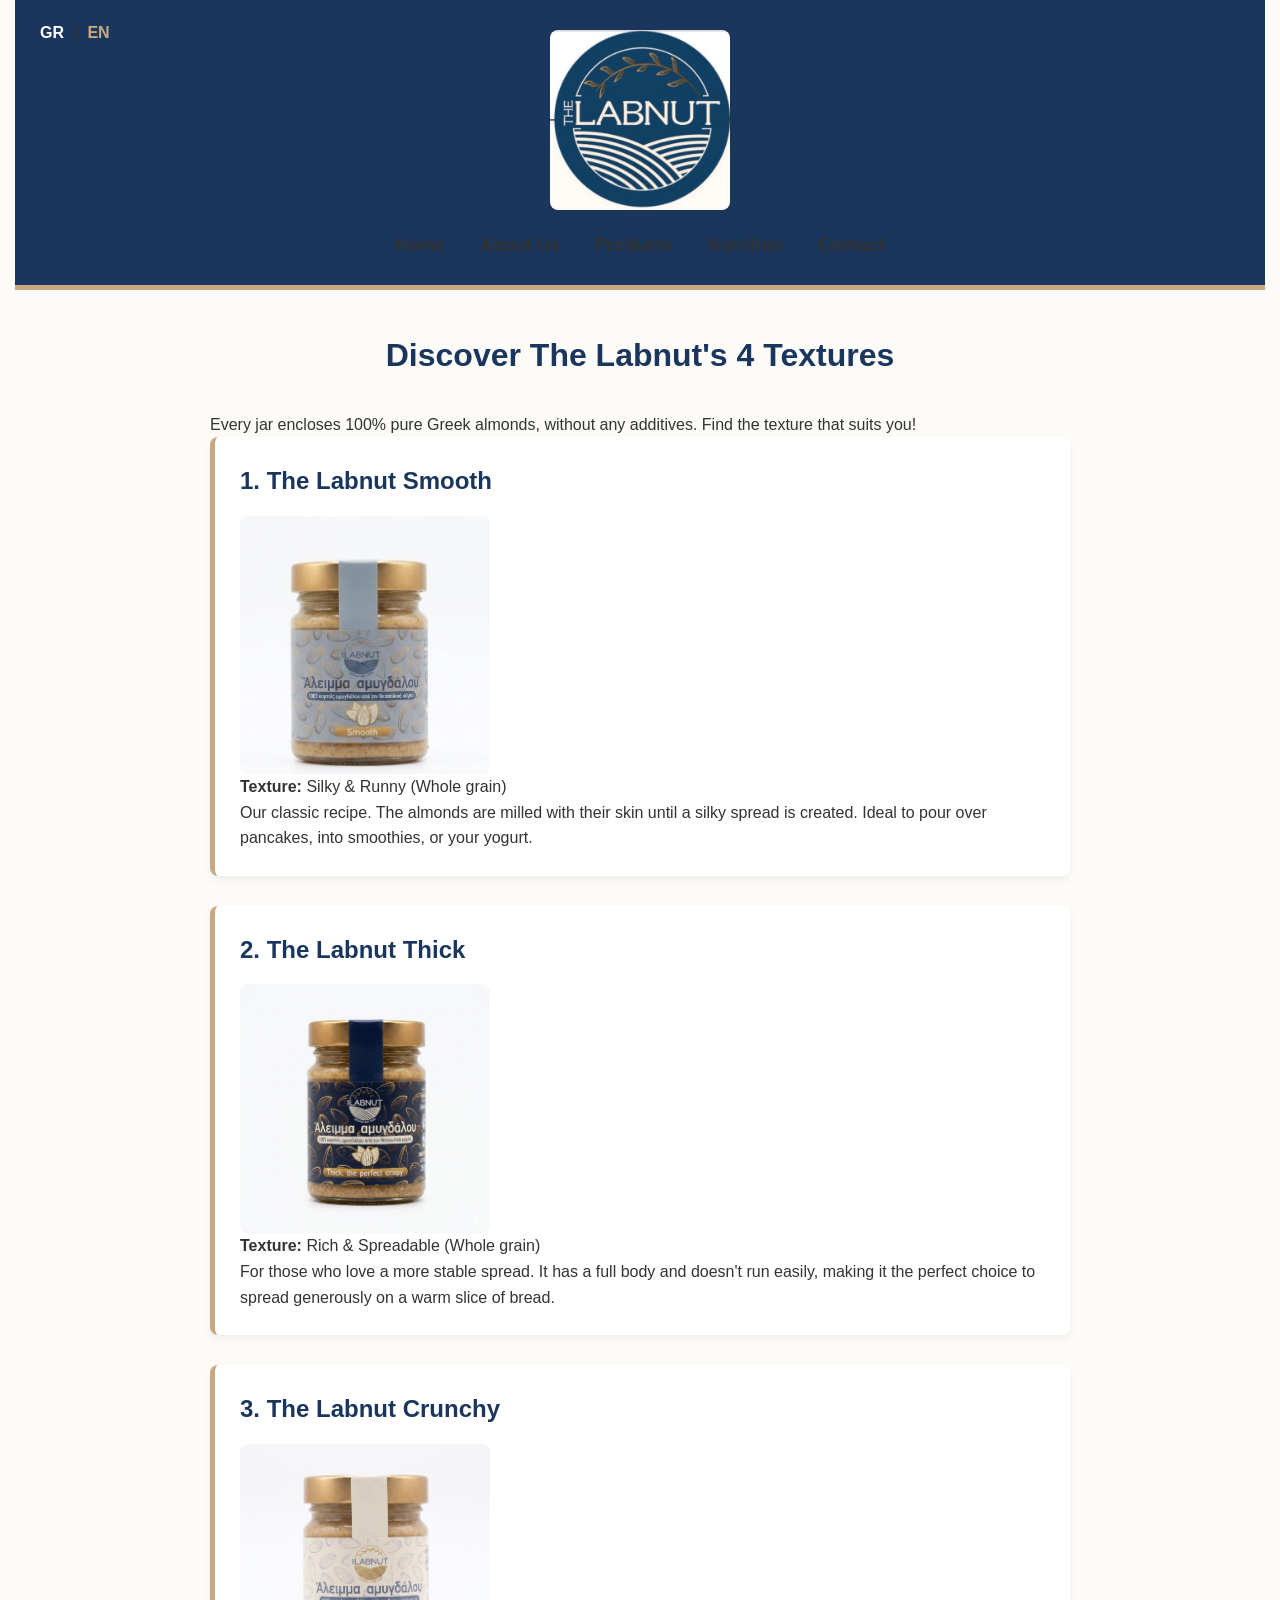
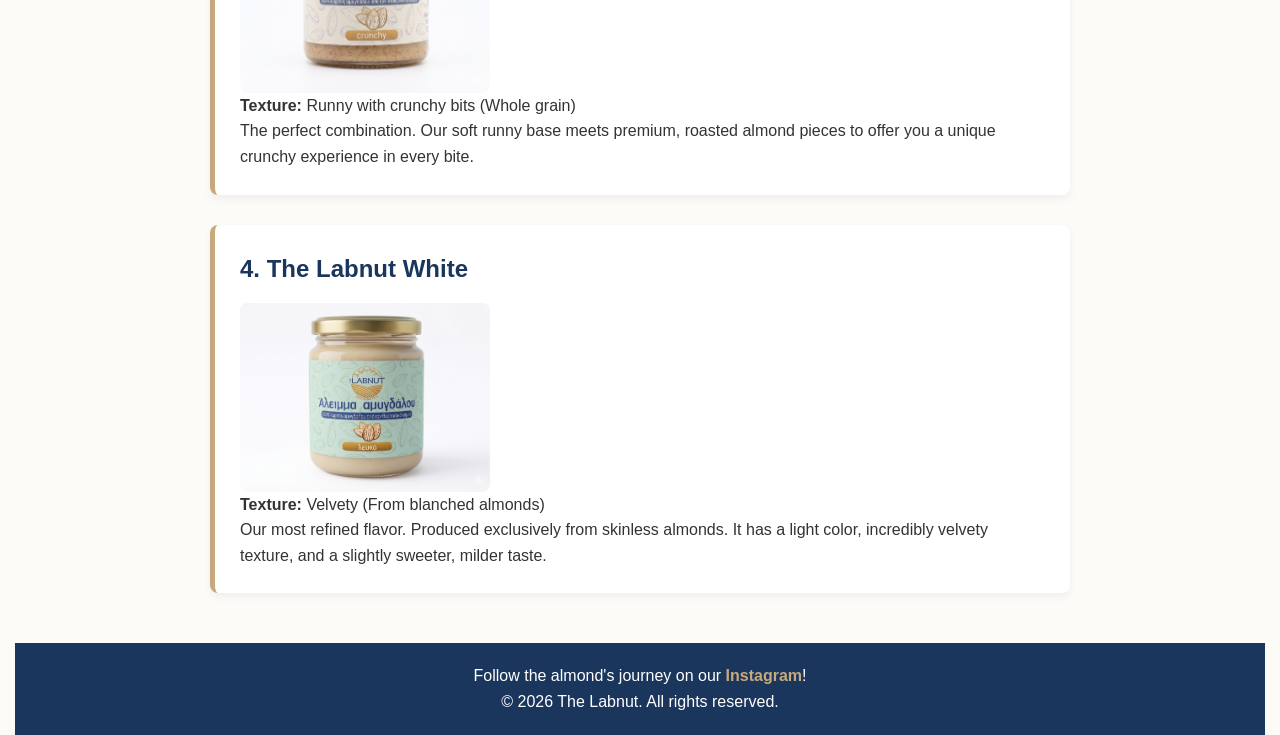
<file: products_en.html>
<!DOCTYPE html>
<html lang="en">
<head>
    <meta charset="UTF-8">
    <meta name="viewport" content="width=device-width, initial-scale=1.0">
    <title>Products | The Labnut</title>
    <link rel="stylesheet" href="style.css">
</head>
<body>

    <header>
        <div class="lang-switch">
            <a href="products.html">GR</a> | 
            <a href="products_en.html" class="active">EN</a>
        </div>

        <img src="Screenshot_20260611-113737_Instagram.png" alt="The Labnut Logo" width="180">
        <nav>
            <ul>
                <li><a href="index_en.html">Home</a></li>
                <li><a href="about_en.html">About Us</a></li>
                <li><a href="products_en.html">Products</a></li>
                <li><a href="nutrition_en.html">Nutrition</a></li>
                <li><a href="contact_en.html">Contact</a></li>
            </ul>
        </nav>
    </header>

    <main>
        <h1>Discover The Labnut's 4 Textures</h1>
        <p>Every jar encloses 100% pure Greek almonds, without any additives. Find the texture that suits you!</p>

        <section>
            <h2>1. The Labnut Smooth</h2>
            <img src="smooth.jpg" alt="The Labnut Smooth Jar" width="250">
            <p><strong>Texture:</strong> Silky & Runny (Whole grain)</p>
            <p>Our classic recipe. The almonds are milled with their skin until a silky spread is created. Ideal to pour over pancakes, into smoothies, or your yogurt.</p>
        </section>

        <section>
            <h2>2. The Labnut Thick</h2>
            <img src="thick.jpg" alt="The Labnut Thick Jar" width="250">
            <p><strong>Texture:</strong> Rich & Spreadable (Whole grain)</p>
            <p>For those who love a more stable spread. It has a full body and doesn't run easily, making it the perfect choice to spread generously on a warm slice of bread.</p>
        </section>

        <section>
            <h2>3. The Labnut Crunchy</h2>
            <img src="crunchy.png" alt="The Labnut Crunchy Jar" width="250">
            <p><strong>Texture:</strong> Runny with crunchy bits (Whole grain)</p>
            <p>The perfect combination. Our soft runny base meets premium, roasted almond pieces to offer you a unique crunchy experience in every bite.</p>
        </section>

        <section>
            <h2>4. The Labnut White</h2>
            <img src="white.png" alt="The Labnut White Jar" width="250">
            <p><strong>Texture:</strong> Velvety (From blanched almonds)</p>
            <p>Our most refined flavor. Produced exclusively from skinless almonds. It has a light color, incredibly velvety texture, and a slightly sweeter, milder taste.</p>
        </section>
    </main>

    <footer>
        <p>Follow the almond's journey on our <a href="https://www.instagram.com/the_labnut/" target="_blank">Instagram</a>!</p>
        <p>&copy; 2026 The Labnut. All rights reserved.</p>
    </footer>

</body>
</html>
</file>
<file: style.css>
/* Βασική Επαναφορά (Reset) για ομοιόμορφη εμφάνιση */
* {
    margin: 0;
    padding: 0;
    box-sizing: border-box;
}

/* Ρυθμίσεις Σώματος (Body) */
body {
    font-family: 'Segoe UI', Tahoma, Geneva, Verdana, sans-serif;
    background-color: #fdfbf7; /* Ένα πολύ απαλό, ζεστό κρεμ χρώμα */
    color: #333333;
    line-height: 1.6;
}

/* Επικεφαλίδα και Λογότυπο */
header {
    background-color: #1a365d; /* Το βαθύ μπλε του λογότυπου */
    text-align: center;
    padding: 30px 0;
    border-bottom: 5px solid #c8a97e;/* Χρυσή γραμμή στο κάτω μέρος */
    position: relative; 
}

/* Μενού Πλοήγησης */
nav ul {
    list-style: none;
    display: flex;
    justify-content: center;
    gap: 25px;
    margin-top: 20px;
}

nav a {
    color: #ffffff;
    text-decoration: none;
    font-size: 18px;
    font-weight: bold;
    transition: color 0.3s ease;
}

nav a:hover {
    color: #c8a97e; /* Όταν το ποντίκι πάει πάνω, γίνεται χρυσό */
}

/* Κυρίως Περιεχόμενο (Main) */
main {
    max-width: 900px;
    margin: 40px auto;
    padding: 0 20px;
}

h1 {
    color: #1a365d;
    text-align: center;
    margin-bottom: 30px;
    font-size: 32px;
}

h2 {
    color: #1a365d;
    margin-bottom: 15px;
}

/* Κουτιά (Sections) για Προϊόντα & Πληροφορίες */
section {
    background-color: #ffffff;
    padding: 25px;
    margin-bottom: 30px;
    border-radius: 8px;
    box-shadow: 0 4px 8px rgba(0, 0, 0, 0.05);
    border-left: 5px solid #c8a97e;
}

/* Εικόνες */
img {
    max-width: 100%;
    height: auto;
    border-radius: 8px;
}

/* Πίνακας Διατροφικής Αξίας */
table {
    width: 100%;
    border-collapse: collapse;
    margin-top: 15px;
}

th, td {
    border: 1px solid #e0e0e0;
    padding: 12px;
    text-align: left;
}

th {
    background-color: #1a365d;
    color: #ffffff;
}

tr:nth-child(even) {
    background-color: #f9f9f9;
}

/* Φόρμα Επικοινωνίας */
input[type="text"], input[type="email"], textarea {
    width: 100%;
    padding: 12px;
    margin-top: 5px;
    border: 1px solid #ccc;
    border-radius: 5px;
    font-family: inherit;
}

input[type="submit"] {
    background-color: #c8a97e;
    color: #ffffff;
    border: none;
    padding: 12px 25px;
    font-size: 16px;
    font-weight: bold;
    border-radius: 5px;
    cursor: pointer;
    margin-top: 15px;
    transition: background-color 0.3s ease;
}

input[type="submit"]:hover {
    background-color: #b5956a;
}

/* Υποσέλιδο (Footer) */
footer {
    background-color: #1a365d;
    color: #ffffff;
    text-align: center;
    padding: 20px 0;
    margin-top: 50px;
}

footer a {
    color: #c8a97e;
    text-decoration: none;
    font-weight: bold;
}

/* Κουμπί Αλλαγής Γλώσσας */
.lang-switch {
    position: absolute;
    top: 20px;
    left: 20px;
    font-size: 16px;
    font-weight: bold;
}

.lang-switch a {
    color: #ffffff;
    text-decoration: none;
    padding: 5px;
    transition: color 0.3s ease;
}

.lang-switch a.active {
    color: #c8a97e; /* Χρυσό χρώμα για τη γλώσσα που διαβάζουμε τώρα */
}

.lang-switch a:hover {
    color: #c8a97e;
}
/* ========================================================
   1. ΒΑΣΙΚΟΙ ΚΑΝΟΝΕΣ ΓΙΑ ΝΑ ΜΗΝ ΞΕΧΕΙΛΙΖΕΙ ΤΙΠΟΤΑ
   ======================================================== */
*, *::before, *::after {
    box-sizing: border-box; /* Υπολογίζει σωστά τα περιθώρια χωρίς να ξεχειλίζουν */
}

body {
    margin: 0;
    padding: 0 15px; /* Αφήνει λίγο αέρα αριστερά και δεξιά */
    font-family: -apple-system, BlinkMacSystemFont, "Segoe UI", Roboto, sans-serif;
    line-height: 1.6;
}

/* Όλες οι εικόνες προσαρμόζονται στο πλάτος της οθόνης */
img {
    max-width: 100%;
    height: auto;
    display: block;
}

/* ========================================================
   2. HEADER & MENU ΓΙΑ ΟΛΕΣ ΤΙΣ ΣΥΣΚΕΥΕΣ
   ======================================================== */
header {
    text-align: center;
    padding: 20px 0;
}

header img {
    margin: 10px auto; /* Κεντράρει το λογότυπο */
}

/* Το μενού πλοήγησης */
nav ul {
    list-style: none;
    padding: 0;
    margin: 15px 0 0 0;
    display: flex;
    justify-content: center;
    gap: 15px;
    flex-wrap: wrap; /* Αν δεν χωράνε, κατεβαίνουν αυτόματα γραμμή */
}

nav ul li a {
    text-decoration: none;
    color: #333;
    font-weight: bold;
    padding: 6px 10px;
    display: inline-block;
}

/* ========================================================
   3. ΠΡΟΣΑΡΜΟΓΕΣ ΕΙΔΙΚΑ ΓΙΑ SMARTPHONES (Κάτω από 768px)
   ======================================================== */
@media (max-width: 768px) {
    /* Τα links του μενού γίνονται σαν άνετα κουμπιά για άγγιγμα */
    nav ul {
        flex-direction: column; /* Το ένα κάτω από το άλλο */
        gap: 8px;
    }

    nav ul li a {
        background-color: #f4f4f4;
        border-radius: 6px;
        display: block;
        padding: 10px;
    }

    /* Ο χάρτης του Google Maps (contact.html) να μην ξεχειλίζει */
    iframe {
        width: 100% !important;
        height: 300px !important;
        border-radius: 8px;
    }

    /* Η φόρμα επικοινωνίας πιάνει όλο το πλάτος */
    input[type="text"],
    input[type="email"],
    textarea {
        width: 100% !important;
        box-sizing: border-box;
        padding: 10px;
        font-size: 16px; /* Αποτρέπει το αυτόματο zoom στο iPhone κατά το κλικ */
    }

    input[type="submit"] {
        width: 100%;
        padding: 12px;
        font-size: 16px;
        background-color: #5c3d2e;
        color: white;
        border: none;
        border-radius: 6px;
        cursor: pointer;
    }

    /* Ο πίνακας θερμίδων (nutrition.html) να προσαρμόζεται */
    table {
        width: 100% !important;
        font-size: 14px;
    }

    /* Τα sections των προϊόντων (products.html) */
    main section {
        text-align: center;
        margin-bottom: 30px;
    }

    main section img {
        margin: 0 auto 15px auto;
    }
}
</file>
